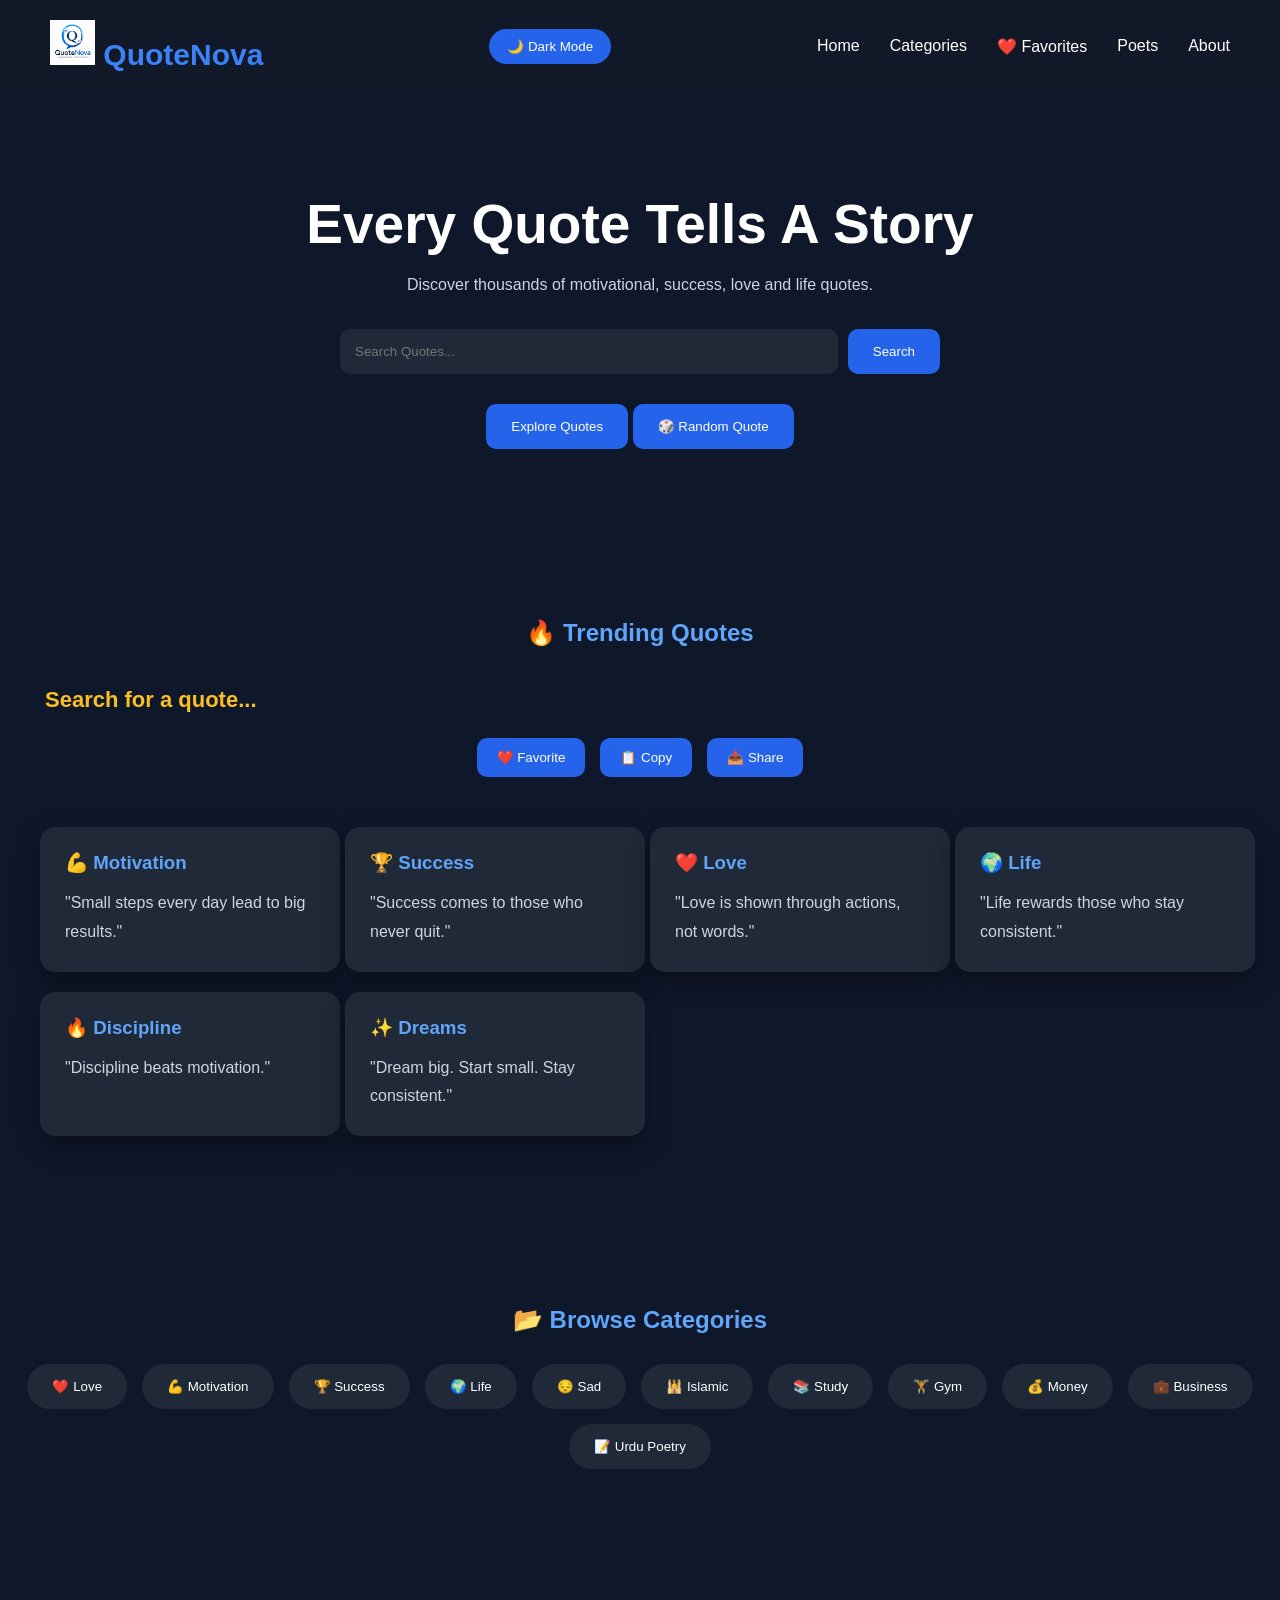
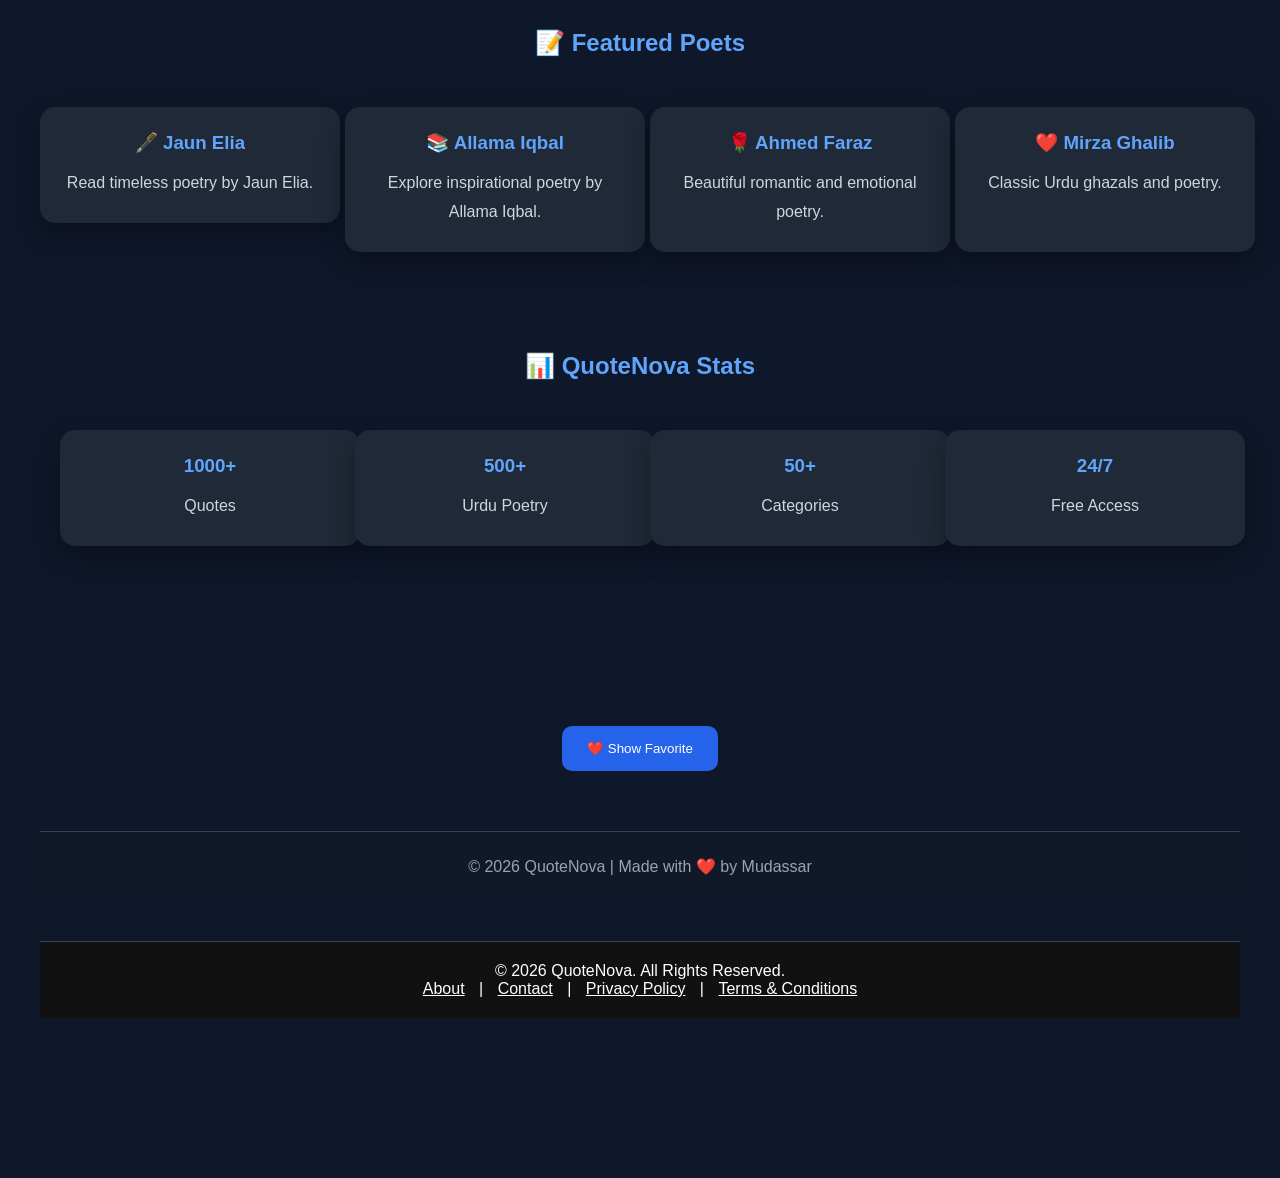
<file: index.html>
<!DOCTYPE html>
<html lang="en">
<head>
    <meta charset="UTF-8">
    <meta name="viewport" content="width=device-width, initial-scale=1.0">
    <title>QuoteNova</title>
    <link rel="stylesheet" href="style.css">
<!-- Google tag (gtag.js) -->
<script async src="https://www.googletagmanager.com/gtag/js?id=G-5KKQ41G4VQ"></script>
<script>
window.dataLayer = window.dataLayer || [];
function gtag(){dataLayer.push(arguments);}
gtag('js', new Date());
gtag('config', 'G-5KKQ41G4VQ');
</script>
</head>
<body>

<nav>
    <div class="logo">
    <img src="logo.png" alt="QuoteNova Logo" width="45">
    QuoteNova
</div>
<button id="themeBtn">🌙 Dark Mode</button>
   <ul>
    <li><a href="#home">Home</a></li>
    <li><a href="#categories">Categories</a></li>
    <li><a href="favorites.html">❤️ Favorites</a></li>
    <li><a href="#poets">Poets</a></li>
    <li><a href="#about">About</a></li>
</ul>
</nav>

<section class="hero" id="home">

    <h1>Every Quote Tells A Story</h1>

    <p>
        Discover thousands of motivational,
        success, love and life quotes.
    </p>

    <div class="search-box">
        <input type="text" id="searchInput" placeholder="Search Quotes...">
        <button id="searchBtn">Search</button>
    </div>

    <button class="explore-btn">
        Explore Quotes
    </button>
<button id="randomBtn" class="explore-btn">
    🎲 Random Quote
</button>
</section>

<section class="quotes" id="quotes">

    <h2>🔥 Trending Quotes</h2>

    <p id="resultQuote">
        Search for a quote...
    </p>
<div class="quote-actions">
    <button id="favoriteBtn">❤️ Favorite</button>
    <button id="copyBtn">📋 Copy</button>
    <button id="shareBtn">📤 Share</button>
</div>
    <div class="cards">

       <div class="card" onclick="showCategory('motivation')">
    <h3>💪 Motivation</h3>
    <p>"Small steps every day lead to big results."</p>
</div>

        <div class="card" onclick="showCategory('success')">
            <h3>🏆 Success</h3>
            <p>"Success comes to those who never quit."</p>
        </div>

        <div class="card" onclick="showCategory('love')">
            <h3>❤️ Love</h3>
            <p>"Love is shown through actions, not words."</p>
        </div>

        <div class="card" onclick="showCategory('life')">
            <h3>🌍 Life</h3>
            <p>"Life rewards those who stay consistent."</p>
        </div>

        <div class="card" onclick="showCategory('discipline')">
            <h3>🔥 Discipline</h3>
            <p>"Discipline beats motivation."</p>
        </div>

      <div class="card" onclick="showCategory('dreams')">
            <h3>✨ Dreams</h3>
            <p>"Dream big. Start small. Stay consistent."</p>
        </div>

    </div>

</section>

<section class="categories" id="categories">

    <h2>📂 Browse Categories</h2>

    <div class="category-list">
       <button id="loveBtn">❤️ Love</button>
       <button id="motivationBtn">💪 Motivation</button>
       <button id="successBtn">🏆 Success</button>
        <button id="lifeBtn">🌍 Life</button>
        <button>😔 Sad</button>
        <button>🕌 Islamic</button>
        <button>📚 Study</button>
        <button>🏋️ Gym</button>
        <button>💰 Money</button>
        <button>💼 Business</button>
  <a href="poetry.html">
    <button>📝 Urdu Poetry</button>
</a>
    </div>
   

</section>
<section class="poets" id="poets">

    <h2>📝 Featured Poets</h2>

    <div class="cards">

      <a href="poetry.html" style="text-decoration:none;color:white;">
<div class="card">
    <h3>🖋️ Jaun Elia</h3>
    <p>Read timeless poetry by Jaun Elia.</p>
</div>
</a>  

        <div class="card">
            <h3>📚 Allama Iqbal</h3>
            <p>Explore inspirational poetry by Allama Iqbal.</p>
        </div>

        <div class="card">
            <h3>🌹 Ahmed Faraz</h3>
            <p>Beautiful romantic and emotional poetry.</p>
        </div>

        <div class="card">
            <h3>❤️ Mirza Ghalib</h3>
            <p>Classic Urdu ghazals and poetry.</p>
        </div>

    </div>
<section class="stats">

    <h2>📊 QuoteNova Stats</h2>

    <div class="cards">

        <div class="card">
            <h3>1000+</h3>
            <p>Quotes</p>
        </div>

        <div class="card">
            <h3>500+</h3>
            <p>Urdu Poetry</p>
        </div>

        <div class="card">
            <h3>50+</h3>
            <p>Categories</p>
        </div>

        <div class="card">
            <h3>24/7</h3>
            <p>Free Access</p>
        </div>

    </div>
 <section class="stats">
   
 </section>
<button id="showFavoriteBtn" class="explore-btn">
    ❤️ Show Favorite
</button>
<footer id="about">
    <p>© 2026 QuoteNova | Made with ❤️ by Mudassar</p>
</footer>



<footer style="text-align:center;padding:20px;background:#111;color:white;margin-top:40px;">
    <p>© 2026 QuoteNova. All Rights Reserved.</p>

    <a href="about.html" style="color:white;margin:10px;">About</a> |
    <a href="contact.html" style="color:white;margin:10px;">Contact</a> |
    <a href="privacy.html" style="color:white;margin:10px;">Privacy Policy</a> |
    <a href="terms.html" style="color:white;margin:10px;">Terms & Conditions</a>

</footer>

<script src="quotes.js"></script>
<script src="script.js"></script>

</body>
</html>
</file>
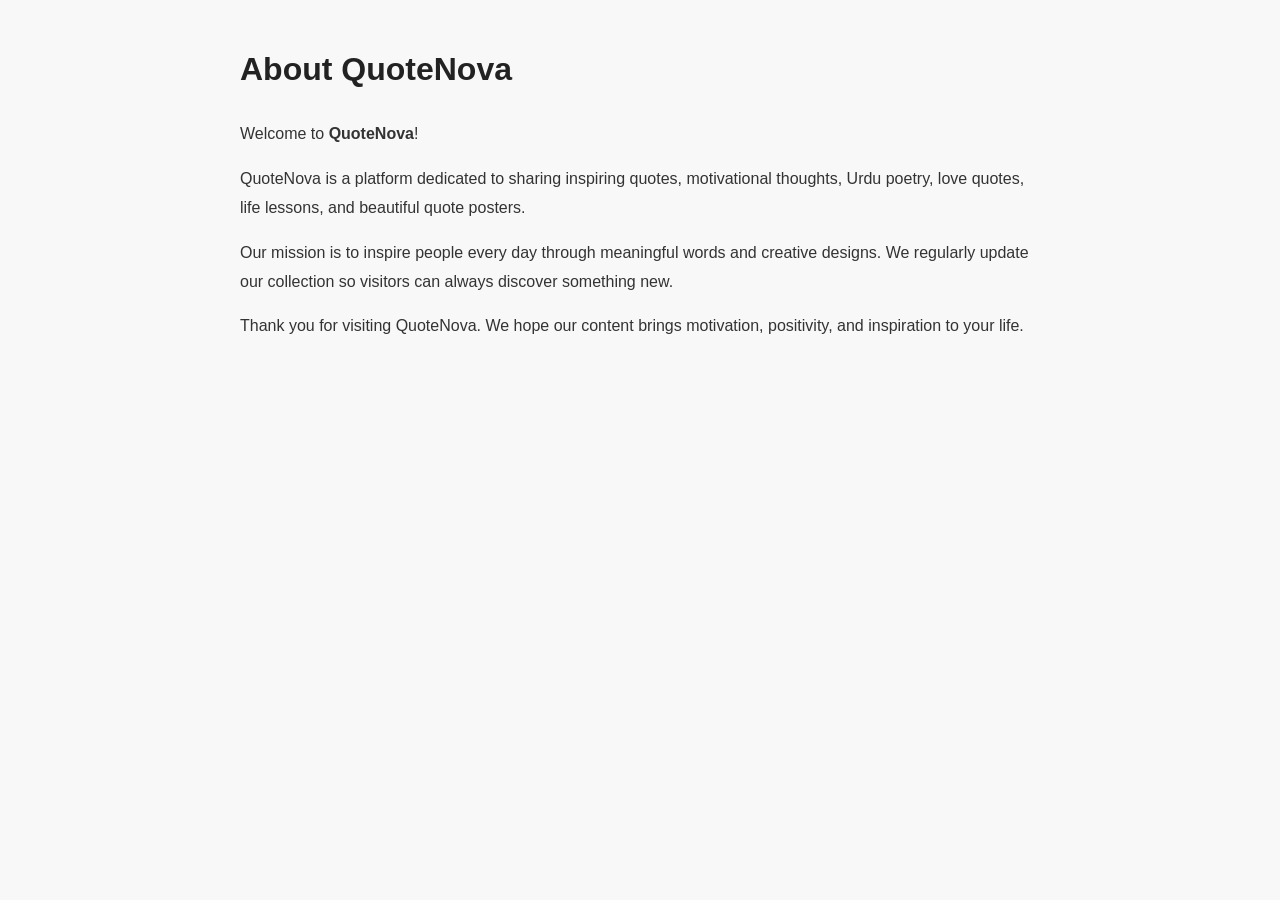
<file: about.html>
<!DOCTYPE html>
<html lang="en">
<head>
<meta charset="UTF-8">
<meta name="viewport" content="width=device-width, initial-scale=1.0">
<title>About Us - QuoteNova</title>
<style>
body{
font-family:Arial,sans-serif;
max-width:800px;
margin:auto;
padding:20px;
line-height:1.8;
background:#f8f8f8;
color:#333;
}
h1{color:#222;}
</style>
</head>
<body>

<h1>About QuoteNova</h1>

<p>Welcome to <strong>QuoteNova</strong>!</p>

<p>QuoteNova is a platform dedicated to sharing inspiring quotes, motivational thoughts, Urdu poetry, love quotes, life lessons, and beautiful quote posters.</p>

<p>Our mission is to inspire people every day through meaningful words and creative designs. We regularly update our collection so visitors can always discover something new.</p>

<p>Thank you for visiting QuoteNova. We hope our content brings motivation, positivity, and inspiration to your life.</p>

</body>
</html>
</file>
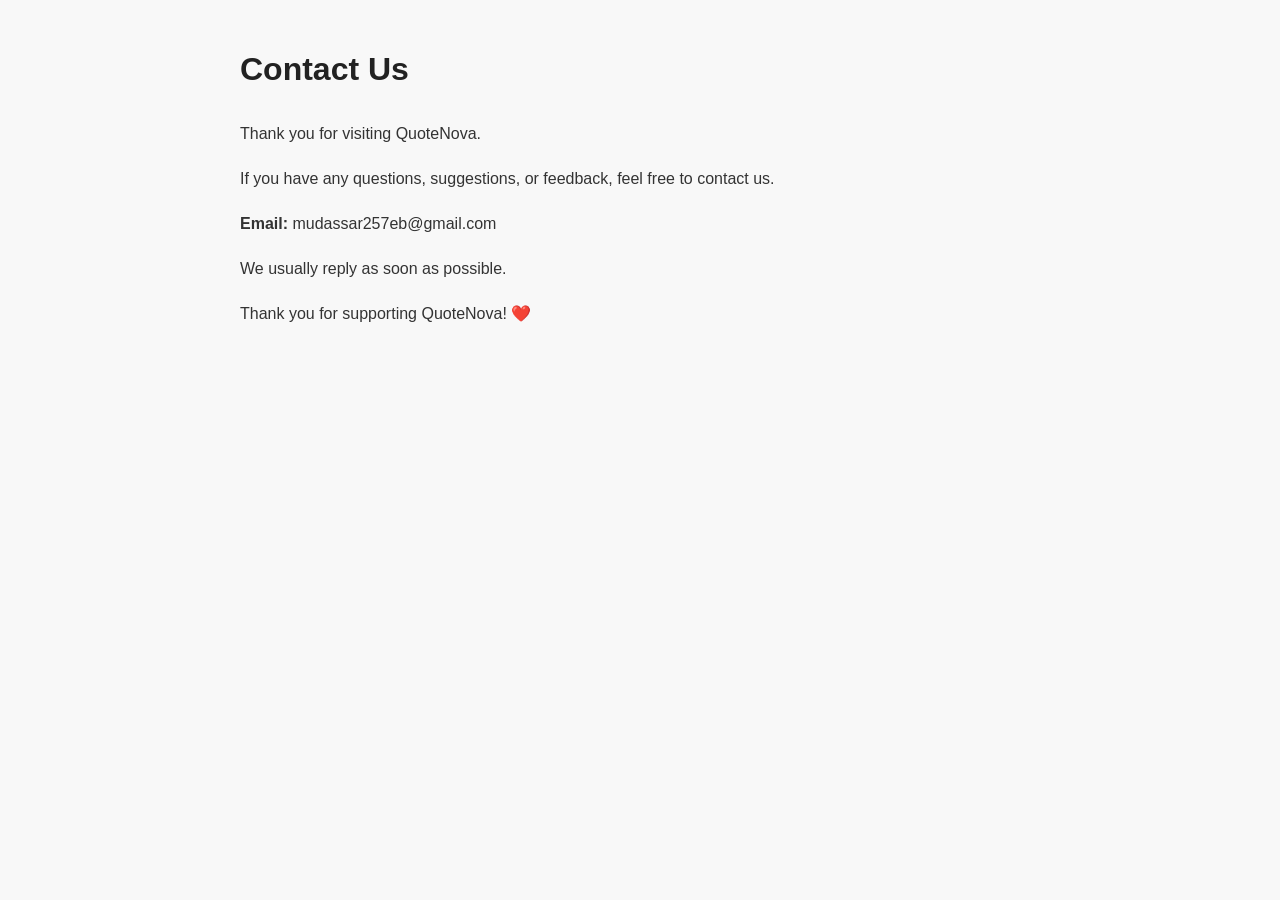
<file: contact.html>
<!DOCTYPE html>
<html lang="en">
<head>
<meta charset="UTF-8">
<meta name="viewport" content="width=device-width, initial-scale=1.0">
<title>Contact Us - QuoteNova</title>
<style>
body{
font-family:Arial,sans-serif;
max-width:800px;
margin:auto;
padding:20px;
background:#f8f8f8;
line-height:1.8;
color:#333;
}
h1{color:#222;}
</style>
</head>
<body>

<h1>Contact Us</h1>

<p>Thank you for visiting QuoteNova.</p>

<p>If you have any questions, suggestions, or feedback, feel free to contact us.</p>

<p><strong>Email:</strong> mudassar257eb@gmail.com</p>

<p>We usually reply as soon as possible.</p>

<p>Thank you for supporting QuoteNova! ❤️</p>

</body>
</html>
</file>
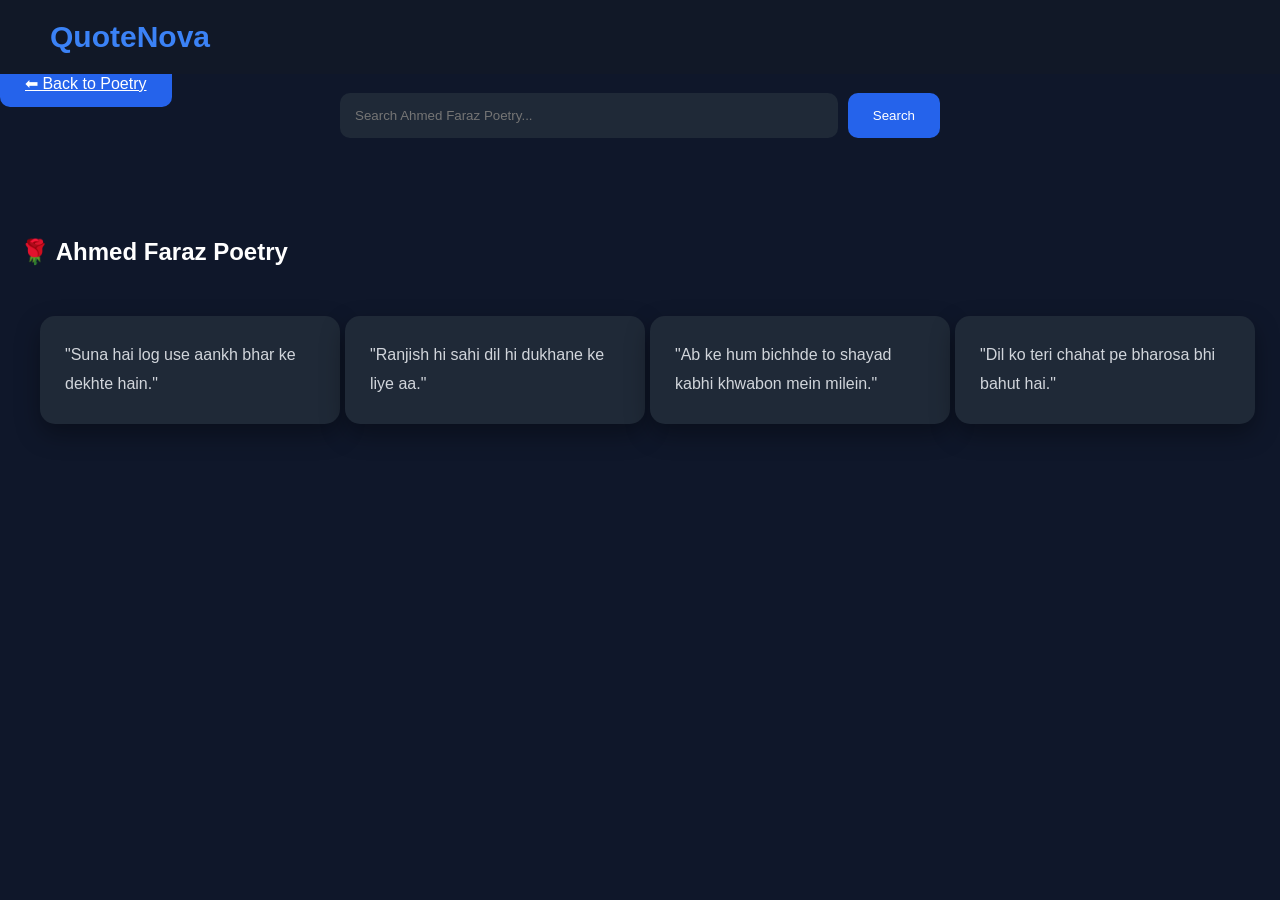
<file: faraz.html>
<!DOCTYPE html>
<html lang="en">
<head>
<meta charset="UTF-8">
<meta name="viewport" content="width=device-width, initial-scale=1.0">
<title>Ahmed Faraz | QuoteNova</title>
<link rel="stylesheet" href="style.css">
</head>

<body>

<nav>
<div class="logo">QuoteNova</div>
</nav>

<a href="poetry.html" class="explore-btn">⬅ Back to Poetry</a>

<div class="search-box">
<input type="text" placeholder="Search Ahmed Faraz Poetry...">
<button>Search</button>
</div>

<section class="quotes">

<h1>🌹 Ahmed Faraz Poetry</h1>

<div class="cards">

<div class="card">
<p>"Suna hai log use aankh bhar ke dekhte hain."</p>
</div>

<div class="card">
<p>"Ranjish hi sahi dil hi dukhane ke liye aa."</p>
</div>

<div class="card">
<p>"Ab ke hum bichhde to shayad kabhi khwabon mein milein."</p>
</div>

<div class="card">
<p>"Dil ko teri chahat pe bharosa bhi bahut hai."</p>
</div>

</div>

</section>

</body>
</html>
</file>
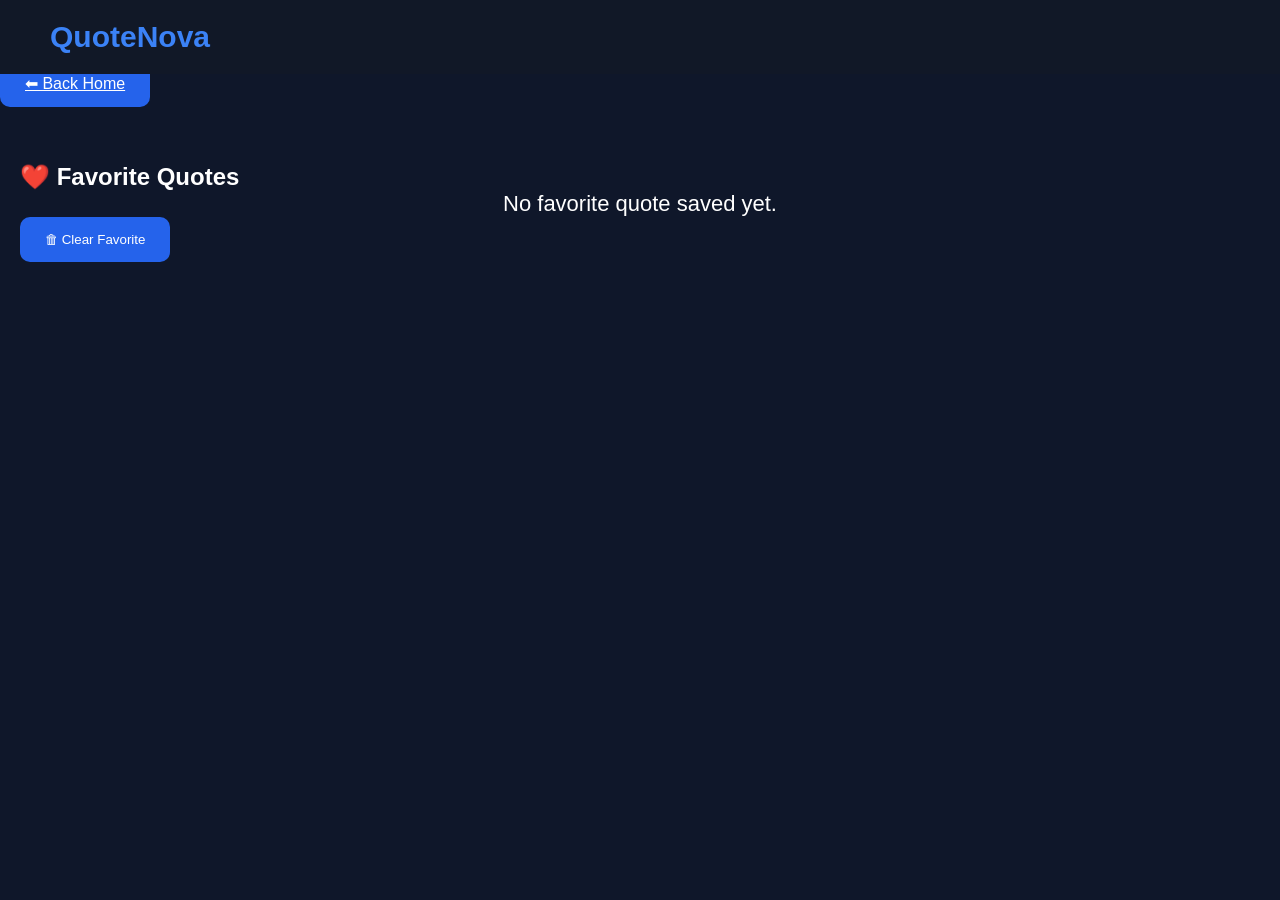
<file: favorites.html>
<!DOCTYPE html>
<html lang="en">
<head>
<meta charset="UTF-8">
<meta name="viewport" content="width=device-width, initial-scale=1.0">
<title>Favorites | QuoteNova</title>
<link rel="stylesheet" href="style.css">
</head>

<body>

<nav>
    <div class="logo">QuoteNova</div>
</nav>

<a href="index.html" class="explore-btn">⬅ Back Home</a>

<section class="quotes">

<h1>❤️ Favorite Quotes</h1>

<p id="favoriteQuote" style="text-align:center;font-size:22px;">
No favorite quote saved yet.
</p>

<button id="clearBtn" class="explore-btn">🗑 Clear Favorite</button>

</section>

<script>

const favoriteQuote = document.getElementById("favoriteQuote");
const clearBtn = document.getElementById("clearBtn");

const saved = localStorage.getItem("favoriteQuote");

if(saved){
    favoriteQuote.innerText = saved;
}

clearBtn.addEventListener("click", function(){

    localStorage.removeItem("favoriteQuote");

    favoriteQuote.innerText = "No favorite quote saved yet.";

    alert("Favorite Removed!");

});

</script>

</body>
</html>
</file>
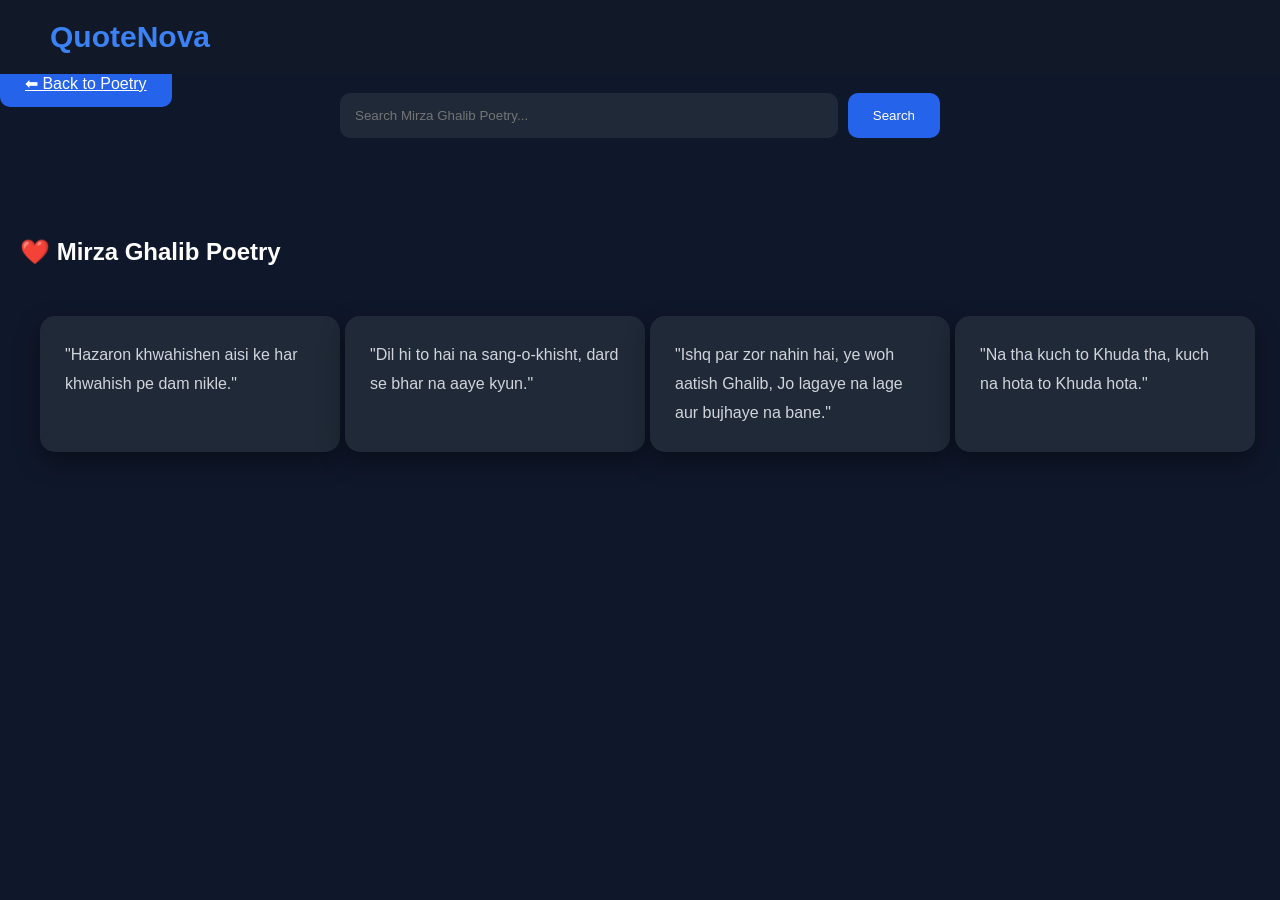
<file: ghalib.html>
<!DOCTYPE html>
<html lang="en">
<head>
<meta charset="UTF-8">
<meta name="viewport" content="width=device-width, initial-scale=1.0">
<title>Mirza Ghalib | QuoteNova</title>
<link rel="stylesheet" href="style.css">
</head>

<body>

<nav>
<div class="logo">QuoteNova</div>
</nav>

<a href="poetry.html" class="explore-btn">⬅ Back to Poetry</a>

<div class="search-box">
    <input type="text" placeholder="Search Mirza Ghalib Poetry...">
    <button>Search</button>
</div>

<section class="quotes">

<h1>❤️ Mirza Ghalib Poetry</h1>

<div class="cards">

<div class="card">
<p>
"Hazaron khwahishen aisi ke har khwahish pe dam nikle."
</p>
</div>

<div class="card">
<p>
"Dil hi to hai na sang-o-khisht, dard se bhar na aaye kyun."
</p>
</div>

<div class="card">
<p>
"Ishq par zor nahin hai, ye woh aatish Ghalib,
Jo lagaye na lage aur bujhaye na bane."
</p>
</div>

<div class="card">
<p>
"Na tha kuch to Khuda tha, kuch na hota to Khuda hota."
</p>
</div>

</div>

</section>

</body>
</html>
</file>
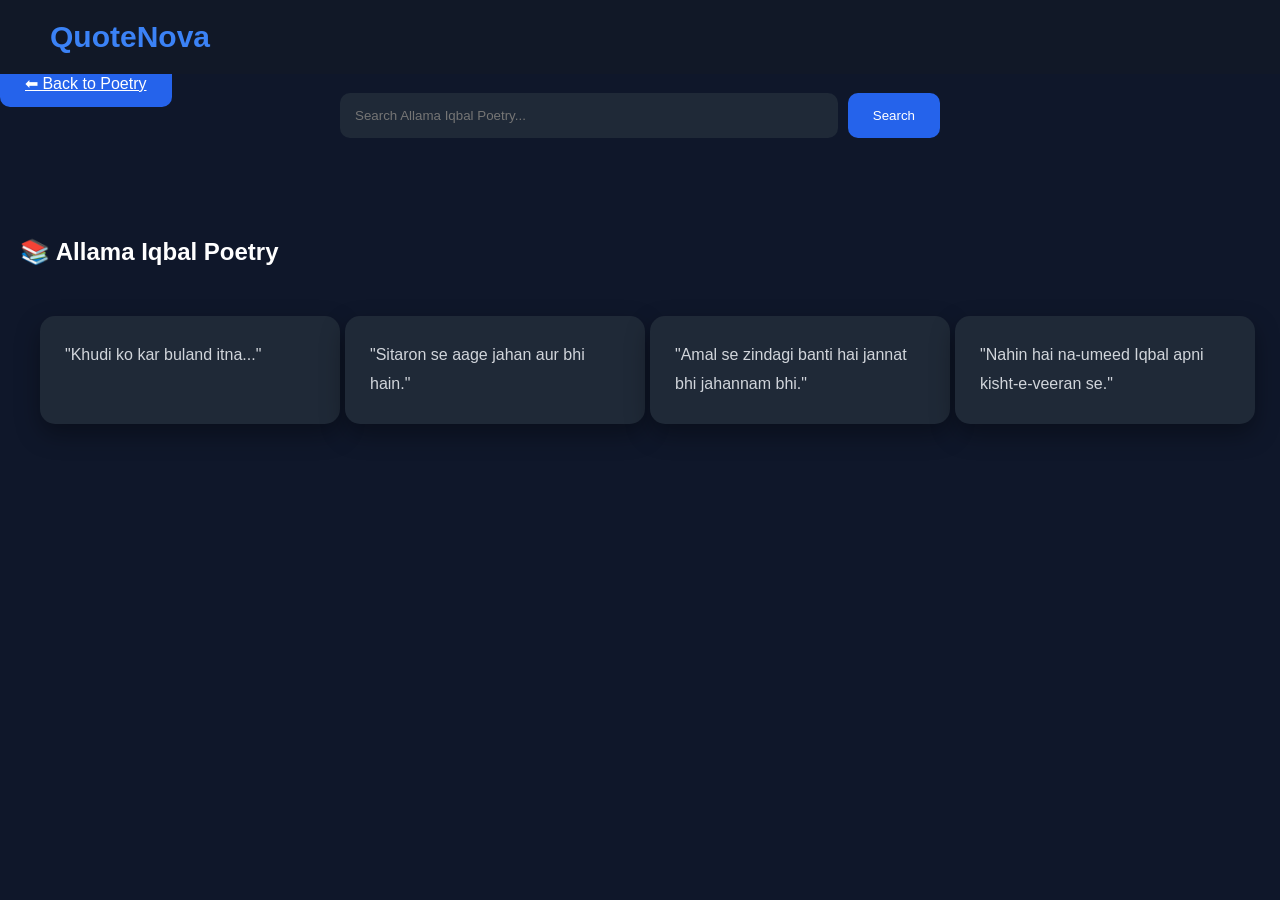
<file: iqbal.html>
<!DOCTYPE html>
<html lang="en">
<head>
<meta charset="UTF-8">
<meta name="viewport" content="width=device-width, initial-scale=1.0">
<title>Allama Iqbal | QuoteNova</title>
<link rel="stylesheet" href="style.css">
</head>

<body>

<nav>
<div class="logo">QuoteNova</div>
</nav>

<a href="poetry.html" class="explore-btn">⬅ Back to Poetry</a>

<div class="search-box">
<input type="text" placeholder="Search Allama Iqbal Poetry...">
<button>Search</button>
</div>

<section class="quotes">

<h1>📚 Allama Iqbal Poetry</h1>

<div class="cards">

<div class="card">
<p>"Khudi ko kar buland itna..."</p>
</div>

<div class="card">
<p>"Sitaron se aage jahan aur bhi hain."</p>
</div>

<div class="card">
<p>"Amal se zindagi banti hai jannat bhi jahannam bhi."</p>
</div>

<div class="card">
<p>"Nahin hai na-umeed Iqbal apni kisht-e-veeran se."</p>
</div>

</div>

</section>

</body>
</html>
</file>
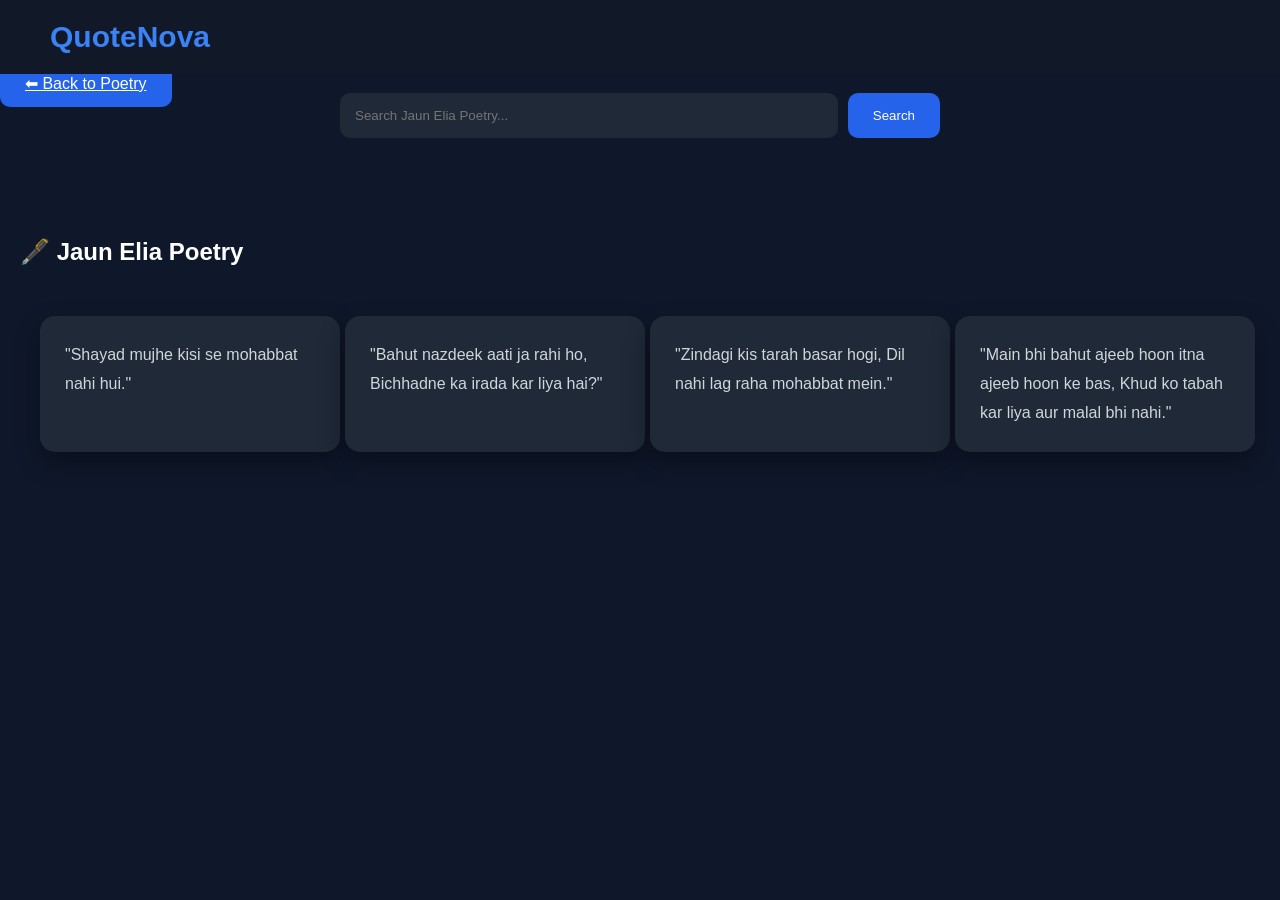
<file: jaun.html>
<!DOCTYPE html>
<html lang="en">
<head>
<meta charset="UTF-8">
<meta name="viewport" content="width=device-width, initial-scale=1.0">
<title>Jaun Elia | QuoteNova</title>
<link rel="stylesheet" href="style.css">
</head>

<body>

<nav>
<div class="logo">QuoteNova</div>
</nav>
<a href="poetry.html" class="explore-btn">⬅ Back to Poetry</a>
<div class="search-box">
    <input type="text" placeholder="Search Jaun Elia Poetry...">
    <button>Search</button>
</div>
<section class="quotes">

<h1>🖋️ Jaun Elia Poetry</h1>

<div class="cards">

<div class="card">
<p>
"Shayad mujhe kisi se mohabbat nahi hui."
</p>
</div>

<div class="card">
<p>
"Bahut nazdeek aati ja rahi ho,
Bichhadne ka irada kar liya hai?"
</p>
</div>

<div class="card">
<p>
"Zindagi kis tarah basar hogi,
Dil nahi lag raha mohabbat mein."
</p>
</div>

<div class="card">
<p>
"Main bhi bahut ajeeb hoon itna ajeeb hoon ke bas,
Khud ko tabah kar liya aur malal bhi nahi."
</p>
</div>

</div>

</section>

</body>
</html>
</file>
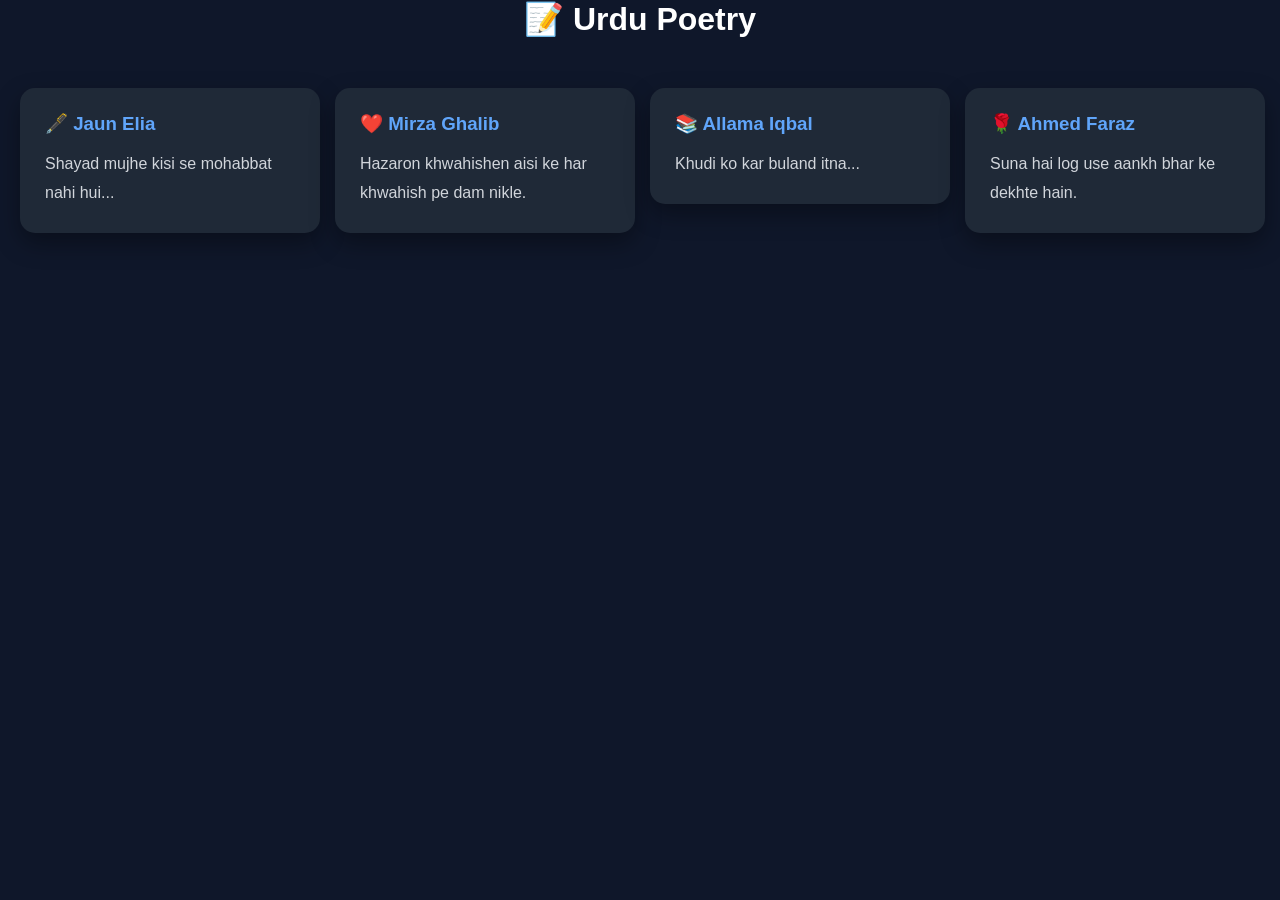
<file: poetry.html>
<!DOCTYPE html>
<html lang="en">
<head>
    <meta charset="UTF-8">
    <meta name="viewport" content="width=device-width, initial-scale=1.0">
    <title>Urdu Poetry - QuoteNova</title>

    <link rel="stylesheet" href="style.css">
</head>

<body>

<h1 style="text-align:center;">📝 Urdu Poetry</h1>

<div class="cards">

    <a href="jaun.html" style="text-decoration:none; color:inherit;">
    <div class="card">
        <h3>🖋️ Jaun Elia</h3>
        <p>Shayad mujhe kisi se mohabbat nahi hui...</p>
    </div>
</a>

 <a href="ghalib.html" style="text-decoration:none; color:inherit;">
    <div class="card">
        <h3>❤️ Mirza Ghalib</h3>
        <p>Hazaron khwahishen aisi ke har khwahish pe dam nikle.</p>
    </div>
</a>

    <a href="iqbal.html" style="text-decoration:none; color:inherit;">
    <div class="card">
        <h3>📚 Allama Iqbal</h3>
        <p>Khudi ko kar buland itna...</p>
    </div>
</a>

    <a href="faraz.html" style="text-decoration:none; color:inherit;">
    <div class="card">
        <h3>🌹 Ahmed Faraz</h3>
        <p>Suna hai log use aankh bhar ke dekhte hain.</p>
    </div>
</a>


<script>
function showPoetry(poet){

    if(poet === "jaun"){
        alert("🖋️ Jaun Elia: Shayad mujhe kisi se mohabbat nahi hui...");
    }

    else if(poet === "ghalib"){
        alert("❤️ Mirza Ghalib: Hazaron khwahishen aisi ke har khwahish pe dam nikle.");
    }

    else if(poet === "iqbal"){
        alert("📚 Allama Iqbal: Khudi ko kar buland itna...");
    }

    else if(poet === "faraz"){
        alert("🌹 Ahmed Faraz: Suna hai log use aankh bhar ke dekhte hain.");
    }

}


</body>
</html>
</file>
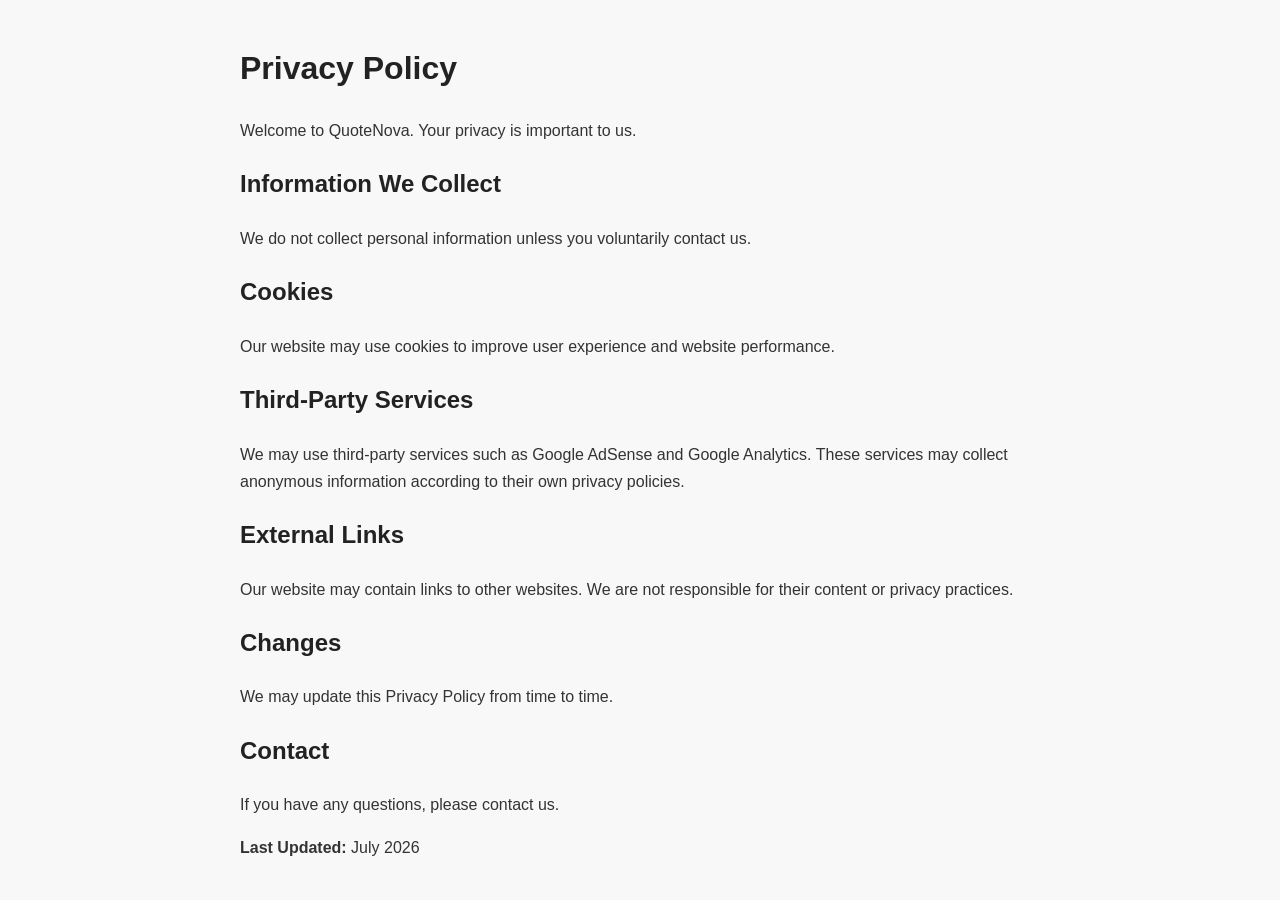
<file: privacy.html>
<!DOCTYPE html>
<html lang="en">
<head>
<meta charset="UTF-8">
<meta name="viewport" content="width=device-width, initial-scale=1.0">
<title>Privacy Policy - QuoteNova</title>
<style>
body{
font-family:Arial,sans-serif;
max-width:800px;
margin:auto;
padding:20px;
line-height:1.7;
background:#f8f8f8;
color:#333;
}
h1,h2{color:#222;}
a{color:#0066cc;text-decoration:none;}
</style>
</head>
<body>

<h1>Privacy Policy</h1>

<p>Welcome to QuoteNova. Your privacy is important to us.</p>

<h2>Information We Collect</h2>
<p>We do not collect personal information unless you voluntarily contact us.</p>

<h2>Cookies</h2>
<p>Our website may use cookies to improve user experience and website performance.</p>

<h2>Third-Party Services</h2>
<p>We may use third-party services such as Google AdSense and Google Analytics. These services may collect anonymous information according to their own privacy policies.</p>

<h2>External Links</h2>
<p>Our website may contain links to other websites. We are not responsible for their content or privacy practices.</p>

<h2>Changes</h2>
<p>We may update this Privacy Policy from time to time.</p>

<h2>Contact</h2>
<p>If you have any questions, please contact us.</p>

<p><strong>Last Updated:</strong> July 2026</p>

</body>
</html>
</file>
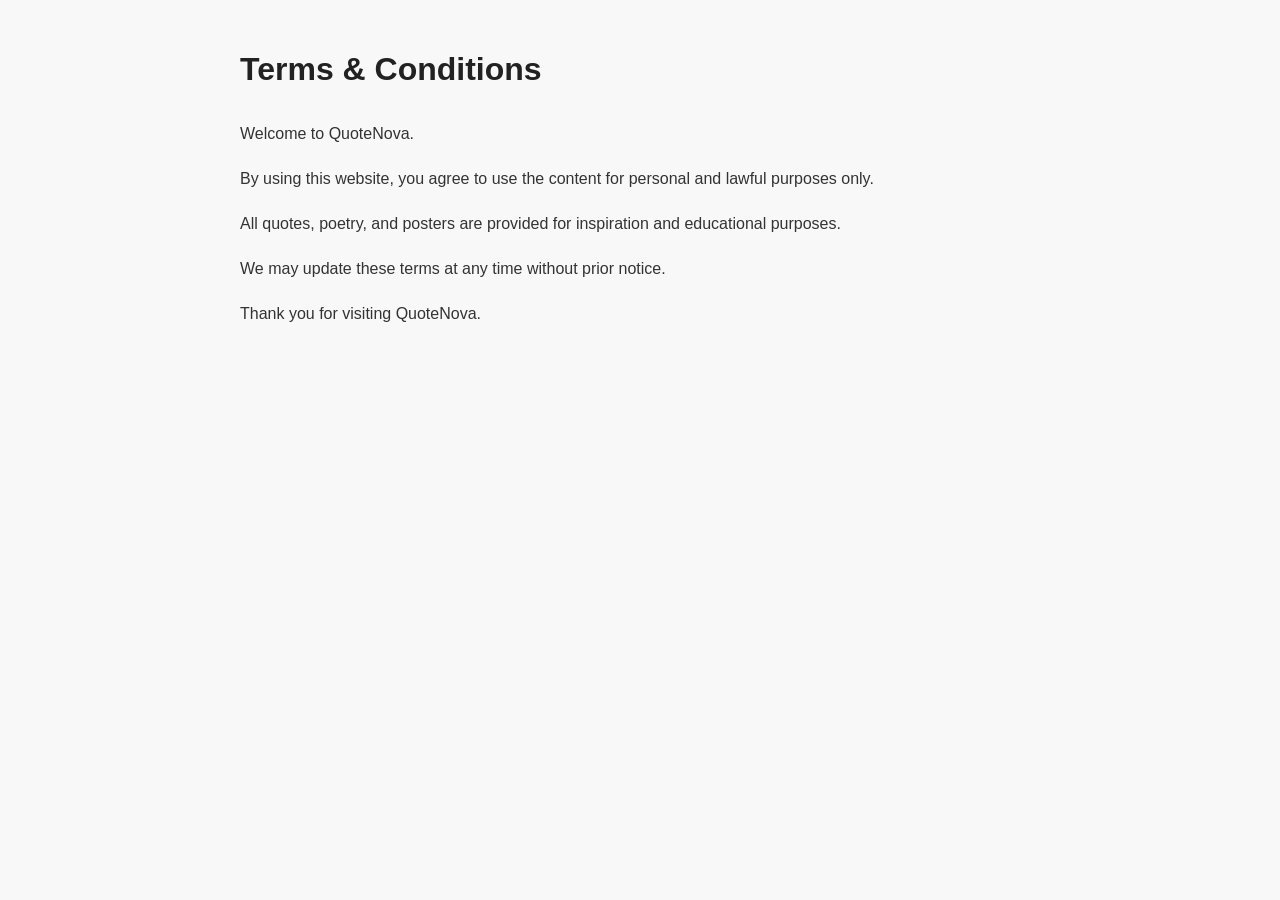
<file: terms.html>
<!DOCTYPE html>
<html lang="en">
<head>
<meta charset="UTF-8">
<meta name="viewport" content="width=device-width, initial-scale=1.0">
<title>Terms & Conditions - QuoteNova</title>
<style>
body{
font-family:Arial,sans-serif;
max-width:800px;
margin:auto;
padding:20px;
line-height:1.8;
background:#f8f8f8;
color:#333;
}
h1{color:#222;}
</style>
</head>
<body>

<h1>Terms & Conditions</h1>

<p>Welcome to QuoteNova.</p>

<p>By using this website, you agree to use the content for personal and lawful purposes only.</p>

<p>All quotes, poetry, and posters are provided for inspiration and educational purposes.</p>

<p>We may update these terms at any time without prior notice.</p>

<p>Thank you for visiting QuoteNova.</p>

</body>
</html>
</file>
<file: style.css>
*{
    margin:0;
    padding:0;
    box-sizing:border-box;
    font-family:Arial,sans-serif;
}

body{
    background:#0f172a;
    color:#fff;
}

nav{
    display:flex;
    justify-content:space-between;
    align-items:center;
    padding:20px 50px;
    background:#111827;
    position:sticky;
    top:0;
}

.logo{
    font-size:30px;
    font-weight:bold;
    color:#3b82f6;
}

nav ul{
    display:flex;
    list-style:none;
    gap:30px;
}

nav li{
    cursor:pointer;
    transition:.3s;
}

nav li:hover{
    color:#3b82f6;
}

.hero{
    text-align:center;
    padding:100px 20px;
}

.hero h1{
    font-size:55px;
    margin-bottom:20px;
}

.hero p{
    color:#cbd5e1;
    margin-bottom:35px;
}

.search-box{
    width:80%;
    max-width:600px;
    margin:0 auto 30px;
    display:flex;
    gap:10px;
}

.search-box input{
    flex:1;
    padding:15px;
    border:none;
    border-radius:10px;
    background:#1f2937;
    color:white;
    outline:none;
}

.search-box button,
.explore-btn{
    padding:15px 25px;
    border:none;
    border-radius:10px;
    background:#2563eb;
    color:white;
    cursor:pointer;
}

.quotes{
    padding:70px 20px;
}

.quotes h2{
    text-align:center;
    margin-bottom:40px;
    color:#60a5fa;
}

.cards{
    display:flex;
    justify-content:center;
    gap:20px;
    flex-wrap:wrap;
}

.card{
    background:#1f2937;
    width:300px;
    padding:25px;
    border-radius:15px;
    transition:.3s;
}

.card:hover{
    transform:translateY(-8px);
}

.card h3{
    margin-bottom:15px;
    color:#60a5fa;
}

.card p{
    color:#d1d5db;
}
.card{
    box-shadow:0 10px 20px rgba(0,0,0,.35);
}

.card:hover{
    transform:translateY(-10px) scale(1.03);
}

.card p{
    line-height:1.7;
}
.card{
    box-shadow:0 10px 25px rgba(0,0,0,.35);
    transition:0.3s;
}

.card:hover{
    transform:translateY(-10px);
    background:#273549;
}

.card h3{
    margin-bottom:15px;
    color:#60a5fa;
}

.card p{
    line-height:1.8;
}
.categories{
    padding:80px 20px;
    text-align:center;
}

.categories h2{
    color:#60a5fa;
    margin-bottom:30px;
}

.category-list{
    display:flex;
    flex-wrap:wrap;
    justify-content:center;
    gap:15px;
}

.category-list button{
    padding:15px 25px;
    border:none;
    border-radius:30px;
    background:#1f2937;
    color:white;
    cursor:pointer;
    transition:0.3s;
}

.category-list button:hover{
    background:#2563eb;
    transform:scale(1.05);
}
.cards{
    display:grid;
    grid-template-columns:repeat(auto-fit,minmax(250px,1fr));
    gap:20px;
    margin-top:30px;
    padding:20px;
}

.card{
    background:#1f2937;
    padding:25px;
    border-radius:15px;
    transition:0.3s;
    cursor:pointer;
}

.card:hover{
    transform:translateY(-8px);
    background:#2563eb;
}

.categories{
    padding:80px 20px;
    text-align:center;
}

.categories h2{
    color:#60a5fa;
    margin-bottom:30px;
}

.category-list{
    display:flex;
    flex-wrap:wrap;
    justify-content:center;
    gap:15px;
}

.category-list button{
    padding:15px 25px;
    border:none;
    border-radius:30px;
    background:#1f2937;
    color:white;
    cursor:pointer;
    transition:.3s;
}

.category-list button:hover{
    background:#2563eb;
    transform:scale(1.05);
}

#resultQuote{
    font-size:22px;
    margin:25px;
    color:#fbbf24;
    font-weight:bold;
}
#resultQuote{
    font-size:22px;
    margin:25px;
    color:#fbbf24;
    font-weight:bold;
}

footer{
    background:#111827;
    color:#9ca3af;
    text-align:center;
    padding:25px;
    margin-top:60px;
    border-top:1px solid #374151;
}
.quote-actions{
    display:flex;
    justify-content:center;
    gap:15px;
    margin-bottom:30px;
}

.quote-actions button{
    padding:12px 20px;
    border:none;
    border-radius:10px;
    background:#2563eb;
    color:white;
    cursor:pointer;
    transition:.3s;
}

.quote-actions button:hover{
    background:#1d4ed8;
}
.poets{
    padding:80px 20px;
    text-align:center;
}

.poets h2{
    color:#60a5fa;
    margin-bottom:30px;
}
nav ul li a{
    text-decoration:none;
    color:white;
    transition:.3s;
}

nav ul li a:hover{
    color:#60a5fa;
}
.stats{
    padding:80px 20px;
    text-align:center;
}

.stats h2{
    color:#60a5fa;
    margin-bottom:30px;
}
#themeBtn{
    padding:10px 18px;
    border:none;
    border-radius:20px;
    background:#2563eb;
    color:white;
    cursor:pointer;
    margin-left:20px;
}

.light-mode{
    background:#f5f5f5;
    color:#111;
}

.light-mode nav{
    background:white;
}

.light-mode .card{
    background:white;
    color:black;
}

.light-mode .card:hover{
    background:#dbeafe;
}
.active-btn{
    background:#2563eb !important;
    color:white !important;
    transform:scale(1.05);
}
</file>
